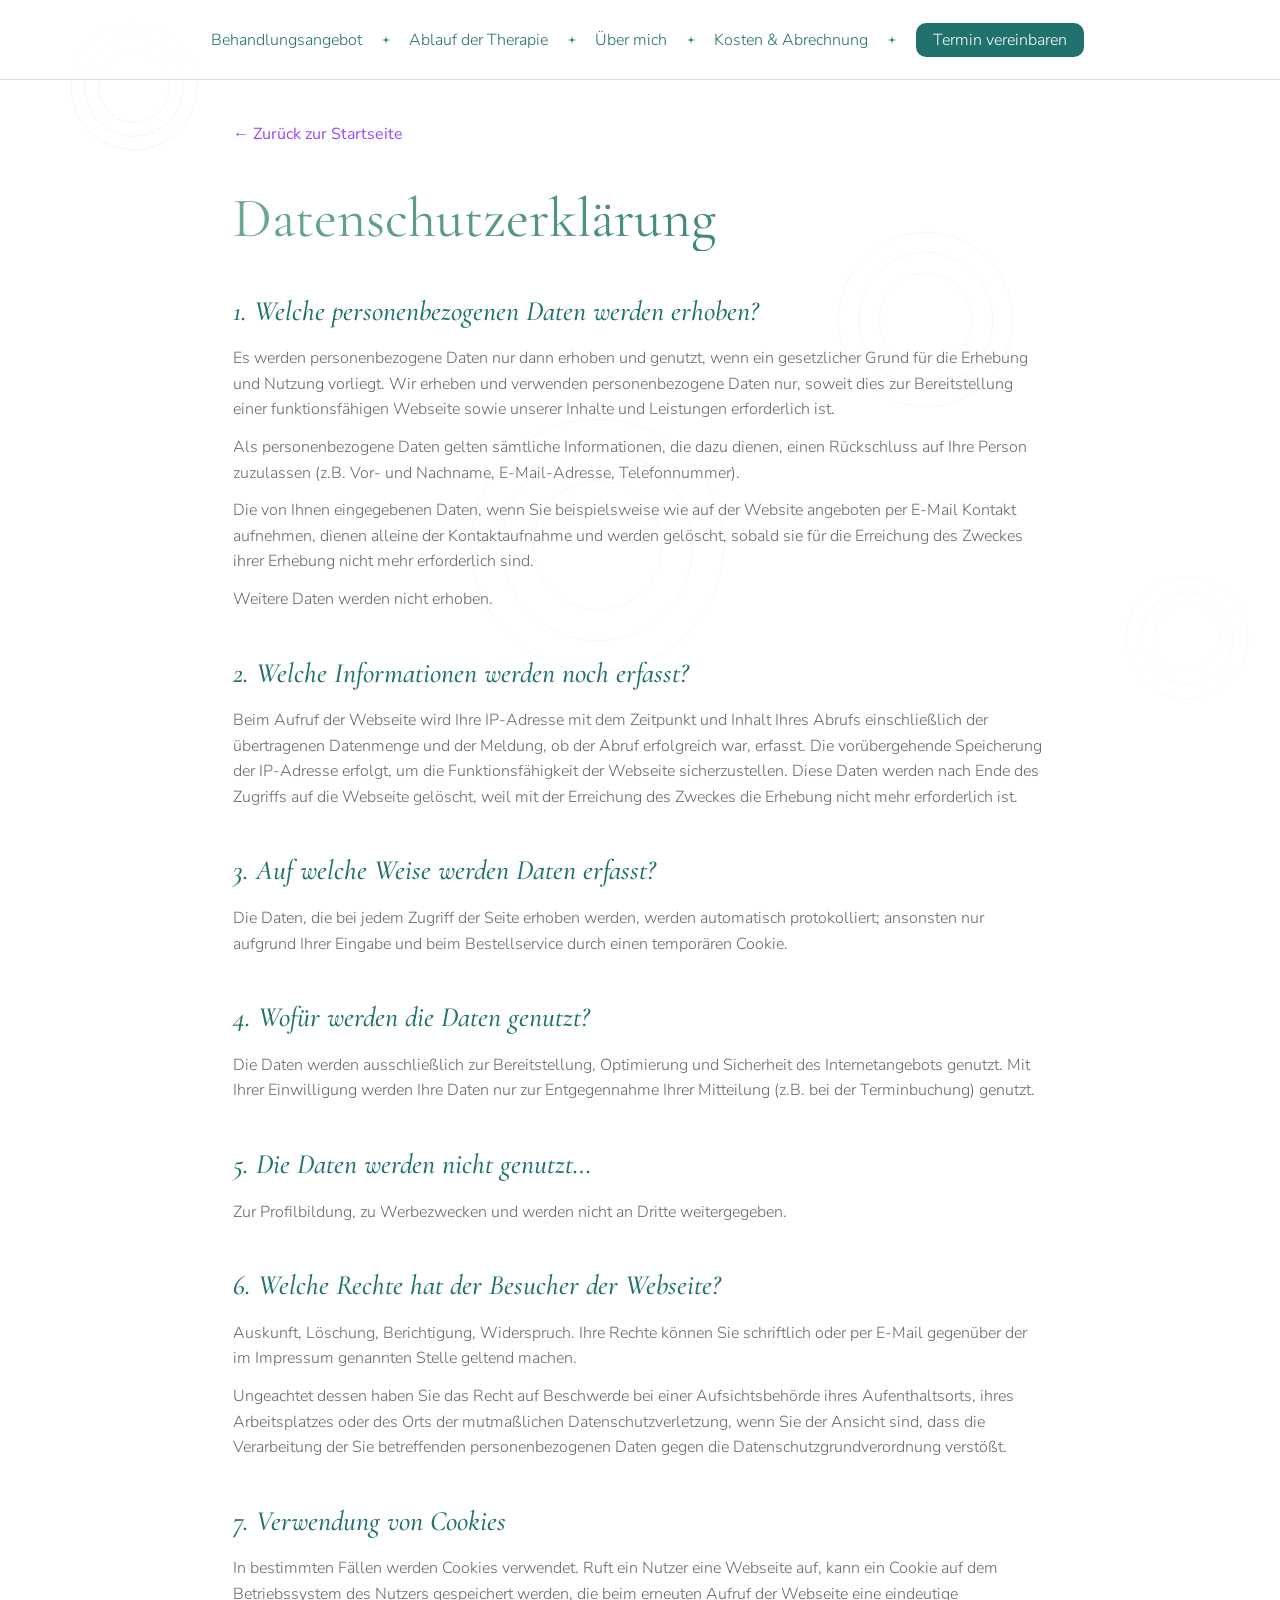
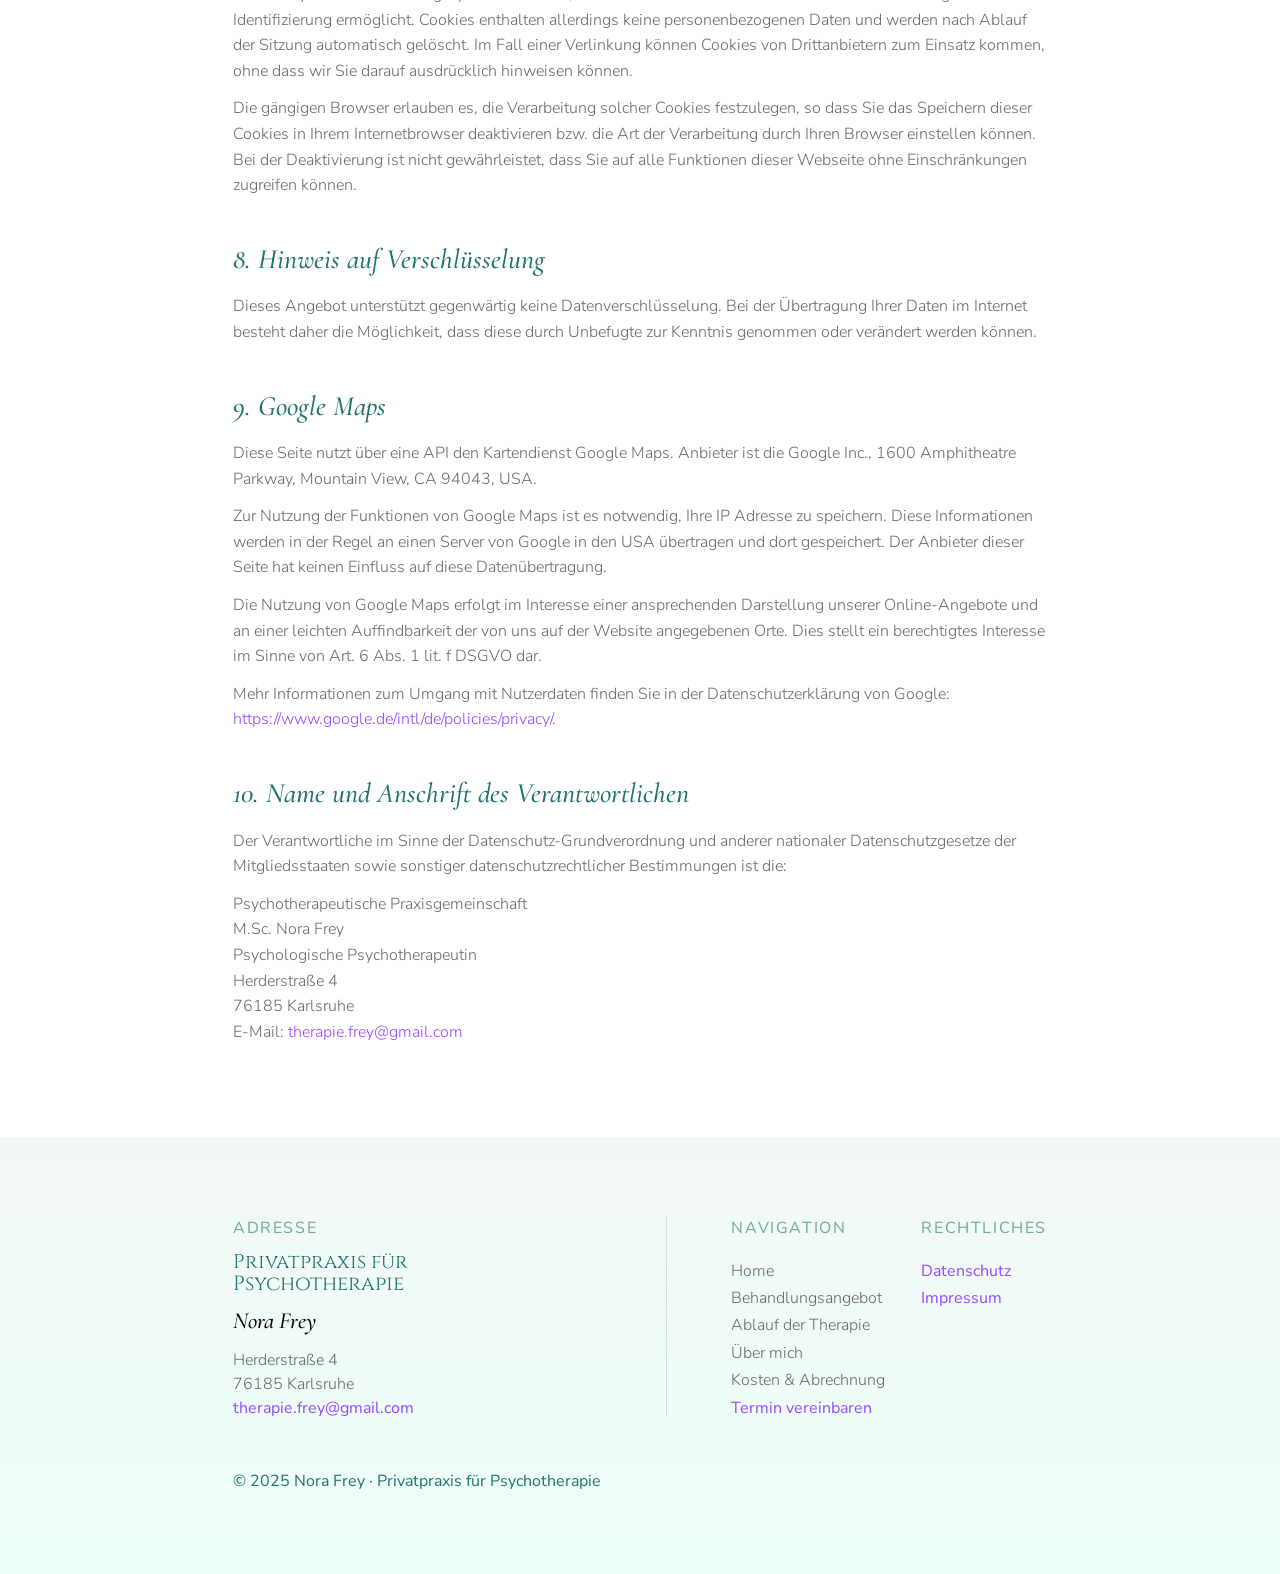
<file: datenschutz.html>
<!DOCTYPE html>
<html lang="de">
<head>
  <meta charset="UTF-8" />
  <meta name="viewport" content="width=device-width, initial-scale=1.0" />
  <title>Datenschutzerklärung – Privatpraxis für Psychotherapie Nora Frey</title>
  <meta name="description" content="Datenschutzerklärung der Privatpraxis für Psychotherapie Nora Frey in Karlsruhe." />

  <!-- Google Fonts -->
  <link rel="preconnect" href="https://fonts.googleapis.com" />
  <link rel="preconnect" href="https://fonts.gstatic.com" crossorigin />
  <link href="https://fonts.googleapis.com/css2?family=Cinzel&family=Cormorant+Garamond:ital,wght@0,500;1,500&family=Nunito+Sans:wght@300;400&display=swap" rel="stylesheet" />

  <!-- Styles -->
  <link rel="stylesheet" href="css/main.css" />
  <link rel="stylesheet" href="css/components.css" />
  <link rel="stylesheet" href="css/hero.css" />
  <link rel="stylesheet" href="css/sections.css" />
  <style>
    .legal-page {
      max-width: 860px;
      margin: 0 auto;
      padding: 120px 23px 80px;
    }
    .legal-page h1 {
      font-family: var(--font-serif);
      font-weight: 400;
      font-size: 56px;
      line-height: 1.15;
      background: linear-gradient(-54.5deg, var(--brand-main), var(--brand-secondary));
      -webkit-background-clip: text;
      -webkit-text-fill-color: transparent;
      background-clip: text;
      color: transparent;
      margin-bottom: 30px;
    }
    .legal-page h2 {
      font-family: var(--font-serif);
      font-style: italic;
      font-weight: 500;
      font-size: 28px;
      color: var(--brand-main);
      margin-top: 40px;
      margin-bottom: 15px;
    }
    .legal-page h3 {
      font-family: var(--font-sans);
      font-weight: 400;
      font-size: 18px;
      color: var(--brand-main);
      margin-top: 25px;
      margin-bottom: 8px;
    }
    .legal-page p {
      font-family: var(--font-sans);
      font-weight: 300;
      font-size: 16px;
      line-height: 1.6;
      color: var(--brand-text);
      margin-bottom: 12px;
    }
    .legal-page a {
      color: var(--brand-purple-links);
    }
    .legal-back {
      display: inline-flex;
      align-items: center;
      gap: 8px;
      font-family: var(--font-sans);
      font-weight: 400;
      font-size: 16px;
      color: var(--brand-main);
      margin-bottom: 40px;
    }
    .legal-back:hover {
      color: var(--brand-purple-links);
    }
    @media (max-width: 880px) {
      .legal-page h1 { font-size: 48px; }
    }
    @media (max-width: 700px) {
      .legal-page {
        padding: 100px 17px 60px;
      }
      .legal-page h1 {
        font-size: 40px;
        background: linear-gradient(-66.5deg, var(--brand-main), var(--brand-secondary));
        -webkit-background-clip: text;
        background-clip: text;
      }
      .legal-page h2 { font-size: 24px; }
      .legal-page p { font-size: 15px; }
    }
  </style>
</head>
<body>

  <!-- ===== NAVIGATION ===== -->
  <nav id="main-nav" class="main-nav" role="navigation" aria-label="Hauptnavigation">
    <a href="index.html" class="logo-nav" aria-label="Zurück zur Startseite">
      <span class="logo-nav__title">
        <span class="heading-gradient">Privatpraxis für</span>
        <span class="heading-gradient">Psychotherapie</span>
      </span>
      <span class="logo-nav__divider" aria-hidden="true"></span>
      <span class="logo-nav__name">Nora Frey</span>
    </a>

    <span class="nav-spark" aria-hidden="true"><svg width="8" height="8" viewBox="0 0 8 8" fill="none" xmlns="http://www.w3.org/2000/svg"><path d="M4 0L4.7 3.3L8 4L4.7 4.7L4 8L3.3 4.7L0 4L3.3 3.3L4 0Z" fill="#20726d"/></svg></span>

    <div class="nav-links" role="list">
      <a href="index.html#behandlung" class="nav-btn" role="listitem">Behandlungsangebot</a>
      <span class="spark" aria-hidden="true"><svg width="8" height="8" viewBox="0 0 8 8" fill="none"><path d="M4 0L4.7 3.3L8 4L4.7 4.7L4 8L3.3 4.7L0 4L3.3 3.3L4 0Z" fill="#20726d"/></svg></span>
      <a href="index.html#ablauf" class="nav-btn" role="listitem">Ablauf der Therapie</a>
      <span class="spark" aria-hidden="true"><svg width="8" height="8" viewBox="0 0 8 8" fill="none"><path d="M4 0L4.7 3.3L8 4L4.7 4.7L4 8L3.3 4.7L0 4L3.3 3.3L4 0Z" fill="#20726d"/></svg></span>
      <a href="index.html#ueber-mich" class="nav-btn" role="listitem">Über mich</a>
      <span class="spark" aria-hidden="true"><svg width="8" height="8" viewBox="0 0 8 8" fill="none"><path d="M4 0L4.7 3.3L8 4L4.7 4.7L4 8L3.3 4.7L0 4L3.3 3.3L4 0Z" fill="#20726d"/></svg></span>
      <a href="index.html#kosten" class="nav-btn" role="listitem">Kosten &amp; Abrechnung</a>
      <span class="spark" aria-hidden="true"><svg width="8" height="8" viewBox="0 0 8 8" fill="none"><path d="M4 0L4.7 3.3L8 4L4.7 4.7L4 8L3.3 4.7L0 4L3.3 3.3L4 0Z" fill="#20726d"/></svg></span>
    </div>

    <a href="index.html#kontakt" class="btn btn-small">Termin vereinbaren</a>

    <button class="burger-btn" aria-label="Menü öffnen" aria-expanded="false" aria-controls="nav-overlay">
      <span class="burger-line burger-line-top"></span>
      <span class="burger-line burger-line-mid"></span>
      <span class="burger-line burger-line-bot"></span>
    </button>
  </nav>

  <!-- ===== NAV OVERLAY ===== -->
  <div id="nav-overlay" class="nav-overlay" aria-hidden="true" role="dialog" aria-label="Mobilmenü">
    <nav class="nav-overlay__inner">
      <a href="index.html#behandlung" class="burger-nav-btn">Behandlungsangebot</a>
      <a href="index.html#ablauf" class="burger-nav-btn">Ablauf der Therapie</a>
      <a href="index.html#ueber-mich" class="burger-nav-btn">Über mich</a>
      <a href="index.html#kosten" class="burger-nav-btn">Kosten &amp; Abrechnung</a>
      <a href="index.html#kontakt" class="burger-nav-btn">Termin vereinbaren</a>
      <div class="nav-overlay__legal">
        <a href="datenschutz.html" class="burger-nav-btn burger-nav-btn--legal">Datenschutz</a>
        <a href="impressum.html" class="burger-nav-btn burger-nav-btn--legal">Impressum</a>
      </div>
    </nav>
  </div>

  <!-- ===== CONTENT ===== -->
  <main class="legal-page">
    <a href="index.html" class="legal-back">← Zurück zur Startseite</a>

    <h1>Datenschutzerklärung</h1>

    <h2>1. Welche personenbezogenen Daten werden erhoben?</h2>
    <p>Es werden personenbezogene Daten nur dann erhoben und genutzt, wenn ein gesetzlicher Grund für die Erhebung und Nutzung vorliegt. Wir erheben und verwenden personenbezogene Daten nur, soweit dies zur Bereitstellung einer funktionsfähigen Webseite sowie unserer Inhalte und Leistungen erforderlich ist.</p>
    <p>Als personenbezogene Daten gelten sämtliche Informationen, die dazu dienen, einen Rückschluss auf Ihre Person zuzulassen (z.B. Vor- und Nachname, E-Mail-Adresse, Telefonnummer).</p>
    <p>Die von Ihnen eingegebenen Daten, wenn Sie beispielsweise wie auf der Website angeboten per E-Mail Kontakt aufnehmen, dienen alleine der Kontaktaufnahme und werden gelöscht, sobald sie für die Erreichung des Zweckes ihrer Erhebung nicht mehr erforderlich sind.</p>
    <p>Weitere Daten werden nicht erhoben.</p>

    <h2>2. Welche Informationen werden noch erfasst?</h2>
    <p>Beim Aufruf der Webseite wird Ihre IP-Adresse mit dem Zeitpunkt und Inhalt Ihres Abrufs einschließlich der übertragenen Datenmenge und der Meldung, ob der Abruf erfolgreich war, erfasst. Die vorübergehende Speicherung der IP-Adresse erfolgt, um die Funktionsfähigkeit der Webseite sicherzustellen. Diese Daten werden nach Ende des Zugriffs auf die Webseite gelöscht, weil mit der Erreichung des Zweckes die Erhebung nicht mehr erforderlich ist.</p>

    <h2>3. Auf welche Weise werden Daten erfasst?</h2>
    <p>Die Daten, die bei jedem Zugriff der Seite erhoben werden, werden automatisch protokolliert; ansonsten nur aufgrund Ihrer Eingabe und beim Bestellservice durch einen temporären Cookie.</p>

    <h2>4. Wofür werden die Daten genutzt?</h2>
    <p>Die Daten werden ausschließlich zur Bereitstellung, Optimierung und Sicherheit des Internetangebots genutzt. Mit Ihrer Einwilligung werden Ihre Daten nur zur Entgegennahme Ihrer Mitteilung (z.B. bei der Terminbuchung) genutzt.</p>

    <h2>5. Die Daten werden nicht genutzt…</h2>
    <p>Zur Profilbildung, zu Werbezwecken und werden nicht an Dritte weitergegeben.</p>

    <h2>6. Welche Rechte hat der Besucher der Webseite?</h2>
    <p>Auskunft, Löschung, Berichtigung, Widerspruch. Ihre Rechte können Sie schriftlich oder per E-Mail gegenüber der im Impressum genannten Stelle geltend machen.</p>
    <p>Ungeachtet dessen haben Sie das Recht auf Beschwerde bei einer Aufsichtsbehörde ihres Aufenthaltsorts, ihres Arbeitsplatzes oder des Orts der mutmaßlichen Datenschutzverletzung, wenn Sie der Ansicht sind, dass die Verarbeitung der Sie betreffenden personenbezogenen Daten gegen die Datenschutzgrundverordnung verstößt.</p>

    <h2>7. Verwendung von Cookies</h2>
    <p>In bestimmten Fällen werden Cookies verwendet. Ruft ein Nutzer eine Webseite auf, kann ein Cookie auf dem Betriebssystem des Nutzers gespeichert werden, die beim erneuten Aufruf der Webseite eine eindeutige Identifizierung ermöglicht. Cookies enthalten allerdings keine personenbezogenen Daten und werden nach Ablauf der Sitzung automatisch gelöscht. Im Fall einer Verlinkung können Cookies von Drittanbietern zum Einsatz kommen, ohne dass wir Sie darauf ausdrücklich hinweisen können.</p>
    <p>Die gängigen Browser erlauben es, die Verarbeitung solcher Cookies festzulegen, so dass Sie das Speichern dieser Cookies in Ihrem Internetbrowser deaktivieren bzw. die Art der Verarbeitung durch Ihren Browser einstellen können. Bei der Deaktivierung ist nicht gewährleistet, dass Sie auf alle Funktionen dieser Webseite ohne Einschränkungen zugreifen können.</p>

    <h2>8. Hinweis auf Verschlüsselung</h2>
    <p>Dieses Angebot unterstützt gegenwärtig keine Datenverschlüsselung. Bei der Übertragung Ihrer Daten im Internet besteht daher die Möglichkeit, dass diese durch Unbefugte zur Kenntnis genommen oder verändert werden können.</p>

    <h2>9. Google Maps</h2>
    <p>Diese Seite nutzt über eine API den Kartendienst Google Maps. Anbieter ist die Google Inc., 1600 Amphitheatre Parkway, Mountain View, CA 94043, USA.</p>
    <p>Zur Nutzung der Funktionen von Google Maps ist es notwendig, Ihre IP Adresse zu speichern. Diese Informationen werden in der Regel an einen Server von Google in den USA übertragen und dort gespeichert. Der Anbieter dieser Seite hat keinen Einfluss auf diese Datenübertragung.</p>
    <p>Die Nutzung von Google Maps erfolgt im Interesse einer ansprechenden Darstellung unserer Online-Angebote und an einer leichten Auffindbarkeit der von uns auf der Website angegebenen Orte. Dies stellt ein berechtigtes Interesse im Sinne von Art. 6 Abs. 1 lit. f DSGVO dar.</p>
    <p>Mehr Informationen zum Umgang mit Nutzerdaten finden Sie in der Datenschutzerklärung von Google: <a href="https://www.google.de/intl/de/policies/privacy/" target="_blank" rel="noopener">https://www.google.de/intl/de/policies/privacy/</a>.</p>

    <h2>10. Name und Anschrift des Verantwortlichen</h2>
    <p>Der Verantwortliche im Sinne der Datenschutz-Grundverordnung und anderer nationaler Datenschutzgesetze der Mitgliedsstaaten sowie sonstiger datenschutzrechtlicher Bestimmungen ist die:</p>
    <p>Psychotherapeutische Praxisgemeinschaft<br>
    M.Sc. Nora Frey<br>
    Psychologische Psychotherapeutin<br>
    Herderstraße 4<br>
    76185 Karlsruhe<br>
    E-Mail: <a href="mailto:therapie.frey@gmail.com">therapie.frey@gmail.com</a></p>
  </main>

  <!-- ===== FOOTER ===== -->
  <footer class="site-footer">
    <div class="footer-wrapper">
      <div class="footer-address">
        <div class="footer-address__info">
          <p class="footer-label">Adresse</p>
          <p class="footer-address__praxis">
            <span>Privatpraxis für</span>
            <span>Psychotherapie</span>
          </p>
          <p class="footer-address__name">Nora Frey</p>
          <div class="footer-address__details">
            <p>Herderstraße 4</p>
            <p>76185 Karlsruhe</p>
            <p><a href="mailto:therapie.frey@gmail.com">therapie.frey@gmail.com</a></p>
          </div>
        </div>
        <p class="footer-copyright">&copy; 2025 Nora Frey · Privatpraxis für Psychotherapie</p>
      </div>
      <div class="footer-line" aria-hidden="true"></div>
      <div class="footer-nav">
        <div class="footer-nav-col">
          <p class="footer-label">Navigation</p>
          <div>
            <a href="index.html">Home</a><br>
            <a href="index.html#behandlung">Behandlungsangebot</a><br>
            <a href="index.html#ablauf">Ablauf der Therapie</a><br>
            <a href="index.html#ueber-mich">Über mich</a><br>
            <a href="index.html#kosten">Kosten &amp; Abrechnung</a><br>
            <a href="index.html#kontakt" class="footer-link--highlight">Termin vereinbaren</a>
          </div>
        </div>
        <div class="footer-nav-col">
          <p class="footer-label">Rechtliches</p>
          <div>
            <a href="datenschutz.html" class="footer-link--highlight">Datenschutz</a><br>
            <a href="impressum.html" class="footer-link--highlight">Impressum</a>
          </div>
        </div>
      </div>
    </div>
  </footer>

  <script src="js/zen-circles.js"></script>
  <script>
    (function(){
      var nav = document.getElementById('main-nav');
      var overlay = document.getElementById('nav-overlay');
      var burgerBtn = document.querySelector('.burger-btn');
      if(nav){
        window.addEventListener('scroll',function(){
          nav.classList.toggle('main-nav--scrolled',window.scrollY>0);
        },{passive:true});
        nav.classList.toggle('main-nav--scrolled',window.scrollY>0);
      }
      function openNav(){
        overlay.classList.add('is-open');
        overlay.setAttribute('aria-hidden','false');
        burgerBtn.setAttribute('aria-expanded','true');
        var items=overlay.querySelectorAll('.burger-nav-btn');
        items.forEach(function(item,i){
          item.style.opacity='0';item.style.transform='translateX(50px)';item.style.transition='none';
          item.offsetHeight;
          item.style.transition='opacity 0.3s ease-out '+(i*60)+'ms, transform 0.3s ease-out '+(i*60)+'ms';
          requestAnimationFrame(function(){item.style.opacity='1';item.style.transform='translateX(0)';});
        });
      }
      function closeNav(){
        overlay.classList.remove('is-open');
        overlay.setAttribute('aria-hidden','true');
        burgerBtn.setAttribute('aria-expanded','false');
        setTimeout(function(){
          overlay.querySelectorAll('.burger-nav-btn').forEach(function(item){
            item.style.opacity='0';item.style.transform='translateX(50px)';item.style.transition='none';
          });
        },300);
      }
      if(burgerBtn&&overlay){
        burgerBtn.addEventListener('click',function(){
          var isOpen=burgerBtn.classList.toggle('burger--active');
          if(isOpen){burgerBtn.classList.add('was-active');openNav();}
          else{closeNav();}
        });
        overlay.querySelectorAll('a').forEach(function(l){l.addEventListener('click',function(){burgerBtn.classList.remove('burger--active');closeNav();});});
      }
    })();
  </script>
</body>
</html>
</file>
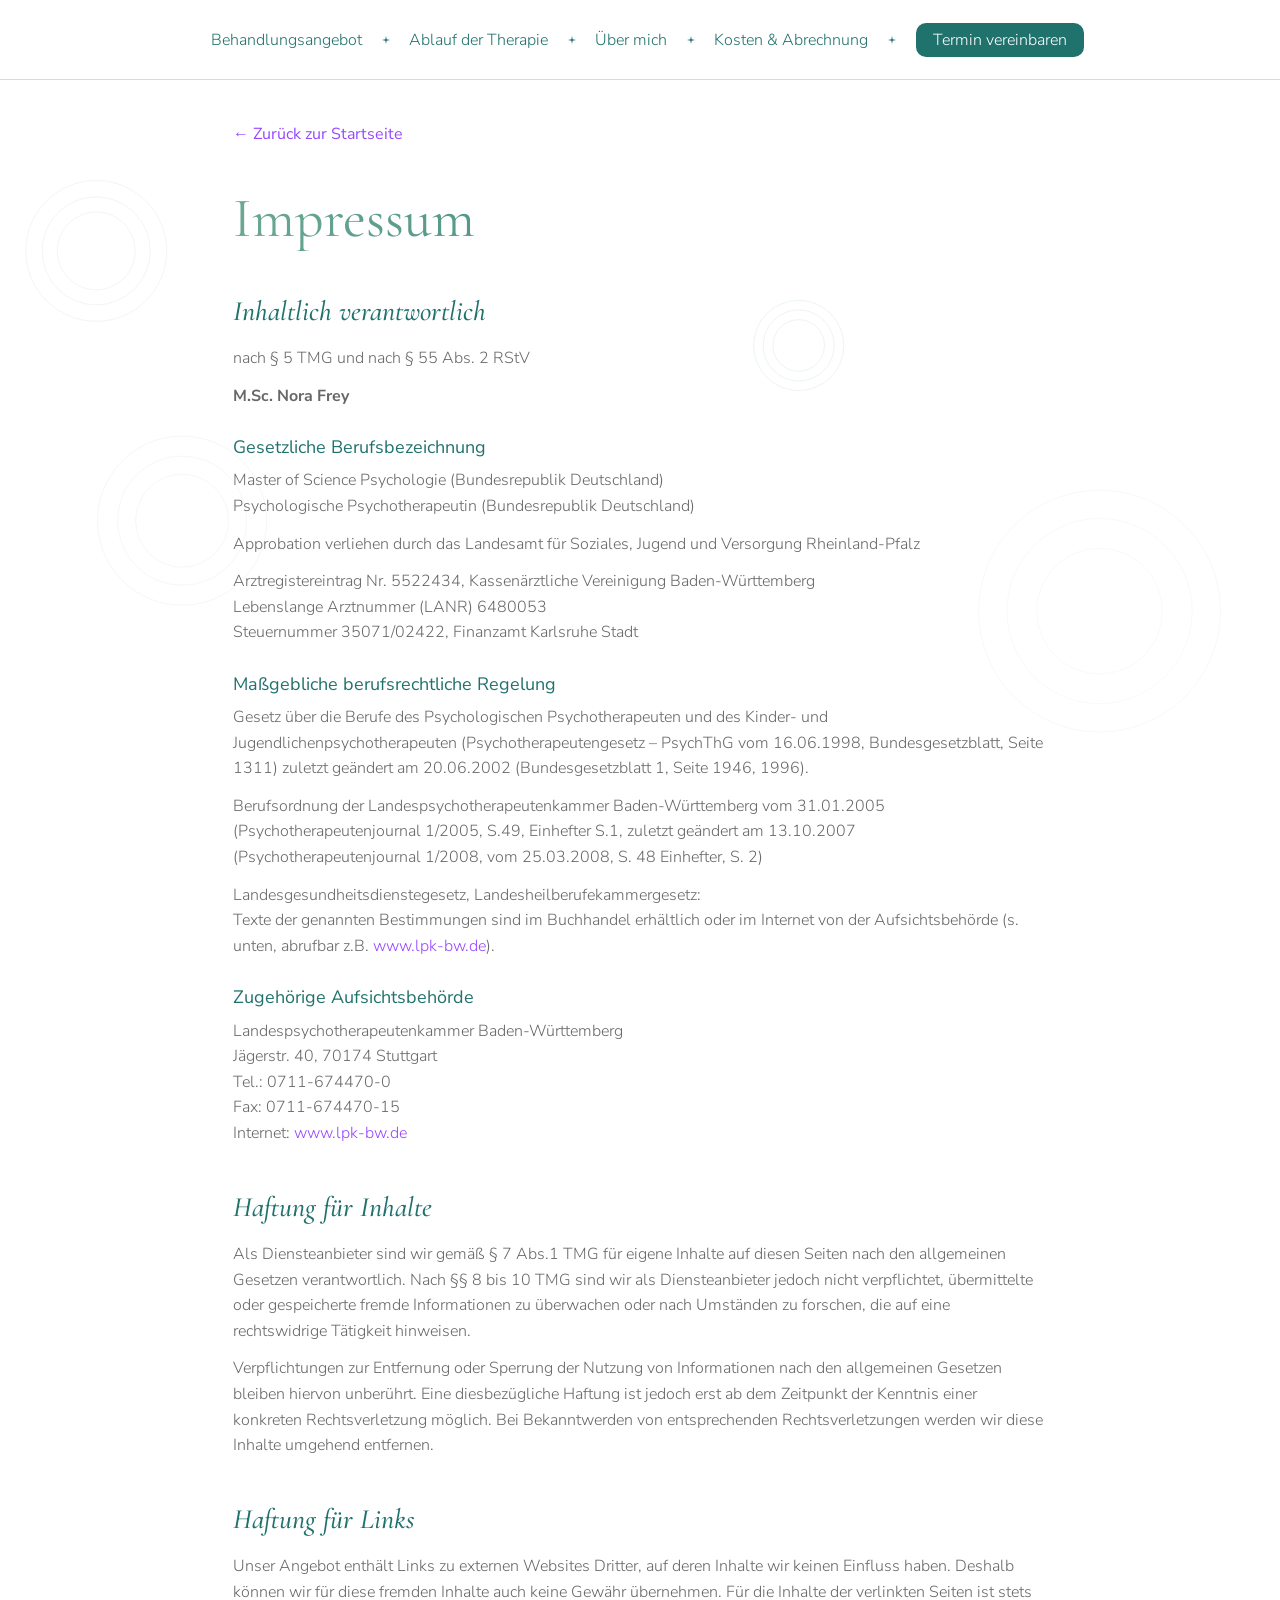
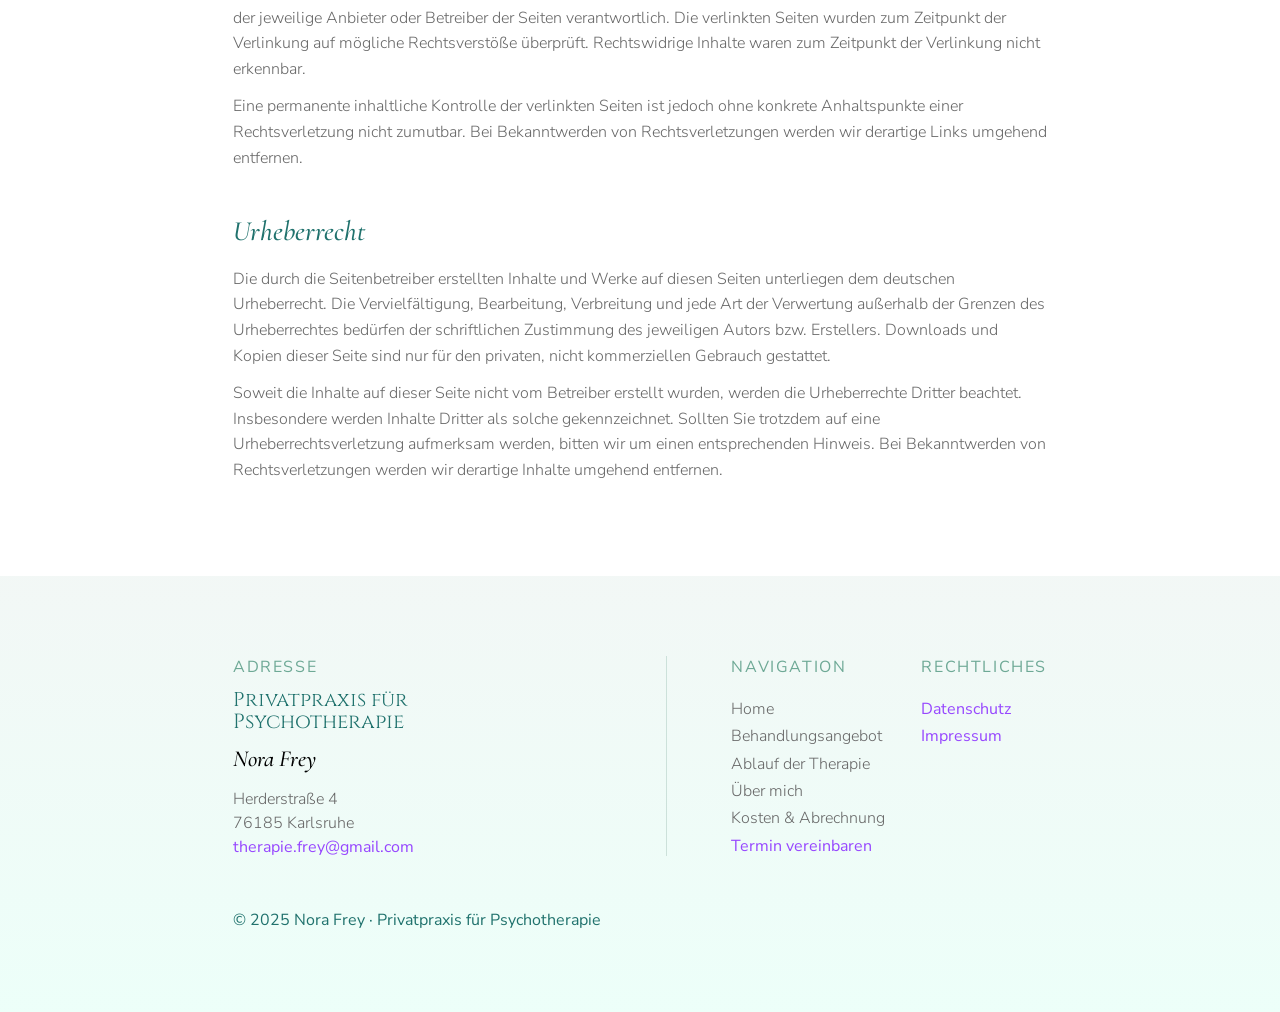
<file: impressum.html>
<!DOCTYPE html>
<html lang="de">
<head>
  <meta charset="UTF-8" />
  <meta name="viewport" content="width=device-width, initial-scale=1.0" />
  <title>Impressum – Privatpraxis für Psychotherapie Nora Frey</title>
  <meta name="description" content="Impressum der Privatpraxis für Psychotherapie Nora Frey in Karlsruhe." />

  <!-- Google Fonts -->
  <link rel="preconnect" href="https://fonts.googleapis.com" />
  <link rel="preconnect" href="https://fonts.gstatic.com" crossorigin />
  <link href="https://fonts.googleapis.com/css2?family=Cinzel&family=Cormorant+Garamond:ital,wght@0,500;1,500&family=Nunito+Sans:wght@300;400&display=swap" rel="stylesheet" />

  <!-- Styles -->
  <link rel="stylesheet" href="css/main.css" />
  <link rel="stylesheet" href="css/components.css" />
  <link rel="stylesheet" href="css/hero.css" />
  <link rel="stylesheet" href="css/sections.css" />
  <style>
    .legal-page {
      max-width: 860px;
      margin: 0 auto;
      padding: 120px 23px 80px;
    }
    .legal-page h1 {
      font-family: var(--font-serif);
      font-weight: 400;
      font-size: 56px;
      line-height: 1.15;
      background: linear-gradient(-54.5deg, var(--brand-main), var(--brand-secondary));
      -webkit-background-clip: text;
      -webkit-text-fill-color: transparent;
      background-clip: text;
      color: transparent;
      margin-bottom: 30px;
    }
    .legal-page h2 {
      font-family: var(--font-serif);
      font-style: italic;
      font-weight: 500;
      font-size: 28px;
      color: var(--brand-main);
      margin-top: 40px;
      margin-bottom: 15px;
    }
    .legal-page h3 {
      font-family: var(--font-sans);
      font-weight: 400;
      font-size: 18px;
      color: var(--brand-main);
      margin-top: 25px;
      margin-bottom: 8px;
    }
    .legal-page p {
      font-family: var(--font-sans);
      font-weight: 300;
      font-size: 16px;
      line-height: 1.6;
      color: var(--brand-text);
      margin-bottom: 12px;
    }
    .legal-page a {
      color: var(--brand-purple-links);
    }
    .legal-back {
      display: inline-flex;
      align-items: center;
      gap: 8px;
      font-family: var(--font-sans);
      font-weight: 400;
      font-size: 16px;
      color: var(--brand-main);
      margin-bottom: 40px;
    }
    .legal-back:hover {
      color: var(--brand-purple-links);
    }
    @media (max-width: 880px) {
      .legal-page h1 { font-size: 48px; }
    }
    @media (max-width: 700px) {
      .legal-page {
        padding: 100px 17px 60px;
      }
      .legal-page h1 {
        font-size: 40px;
        background: linear-gradient(-66.5deg, var(--brand-main), var(--brand-secondary));
        -webkit-background-clip: text;
        background-clip: text;
      }
      .legal-page h2 { font-size: 24px; }
      .legal-page p { font-size: 15px; }
    }
  </style>
</head>
<body>

  <!-- ===== NAVIGATION ===== -->
  <nav id="main-nav" class="main-nav" role="navigation" aria-label="Hauptnavigation">
    <a href="index.html" class="logo-nav" aria-label="Zurück zur Startseite">
      <span class="logo-nav__title">
        <span class="heading-gradient">Privatpraxis für</span>
        <span class="heading-gradient">Psychotherapie</span>
      </span>
      <span class="logo-nav__divider" aria-hidden="true"></span>
      <span class="logo-nav__name">Nora Frey</span>
    </a>

    <span class="nav-spark" aria-hidden="true"><svg width="8" height="8" viewBox="0 0 8 8" fill="none" xmlns="http://www.w3.org/2000/svg"><path d="M4 0L4.7 3.3L8 4L4.7 4.7L4 8L3.3 4.7L0 4L3.3 3.3L4 0Z" fill="#20726d"/></svg></span>

    <div class="nav-links" role="list">
      <a href="index.html#behandlung" class="nav-btn" role="listitem">Behandlungsangebot</a>
      <span class="spark" aria-hidden="true"><svg width="8" height="8" viewBox="0 0 8 8" fill="none"><path d="M4 0L4.7 3.3L8 4L4.7 4.7L4 8L3.3 4.7L0 4L3.3 3.3L4 0Z" fill="#20726d"/></svg></span>
      <a href="index.html#ablauf" class="nav-btn" role="listitem">Ablauf der Therapie</a>
      <span class="spark" aria-hidden="true"><svg width="8" height="8" viewBox="0 0 8 8" fill="none"><path d="M4 0L4.7 3.3L8 4L4.7 4.7L4 8L3.3 4.7L0 4L3.3 3.3L4 0Z" fill="#20726d"/></svg></span>
      <a href="index.html#ueber-mich" class="nav-btn" role="listitem">Über mich</a>
      <span class="spark" aria-hidden="true"><svg width="8" height="8" viewBox="0 0 8 8" fill="none"><path d="M4 0L4.7 3.3L8 4L4.7 4.7L4 8L3.3 4.7L0 4L3.3 3.3L4 0Z" fill="#20726d"/></svg></span>
      <a href="index.html#kosten" class="nav-btn" role="listitem">Kosten &amp; Abrechnung</a>
      <span class="spark" aria-hidden="true"><svg width="8" height="8" viewBox="0 0 8 8" fill="none"><path d="M4 0L4.7 3.3L8 4L4.7 4.7L4 8L3.3 4.7L0 4L3.3 3.3L4 0Z" fill="#20726d"/></svg></span>
    </div>

    <a href="index.html#kontakt" class="btn btn-small">Termin vereinbaren</a>

    <button class="burger-btn" aria-label="Menü öffnen" aria-expanded="false" aria-controls="nav-overlay">
      <span class="burger-line burger-line-top"></span>
      <span class="burger-line burger-line-mid"></span>
      <span class="burger-line burger-line-bot"></span>
    </button>
  </nav>

  <!-- ===== NAV OVERLAY ===== -->
  <div id="nav-overlay" class="nav-overlay" aria-hidden="true" role="dialog" aria-label="Mobilmenü">
    <nav class="nav-overlay__inner">
      <a href="index.html#behandlung" class="burger-nav-btn">Behandlungsangebot</a>
      <a href="index.html#ablauf" class="burger-nav-btn">Ablauf der Therapie</a>
      <a href="index.html#ueber-mich" class="burger-nav-btn">Über mich</a>
      <a href="index.html#kosten" class="burger-nav-btn">Kosten &amp; Abrechnung</a>
      <a href="index.html#kontakt" class="burger-nav-btn">Termin vereinbaren</a>
      <div class="nav-overlay__legal">
        <a href="datenschutz.html" class="burger-nav-btn burger-nav-btn--legal">Datenschutz</a>
        <a href="impressum.html" class="burger-nav-btn burger-nav-btn--legal">Impressum</a>
      </div>
    </nav>
  </div>

  <!-- ===== CONTENT ===== -->
  <main class="legal-page">
    <a href="index.html" class="legal-back">← Zurück zur Startseite</a>

    <h1>Impressum</h1>

    <h2>Inhaltlich verantwortlich</h2>
    <p>nach § 5 TMG und nach § 55 Abs. 2 RStV</p>
    <p><strong>M.Sc. Nora Frey</strong></p>

    <h3>Gesetzliche Berufsbezeichnung</h3>
    <p>Master of Science Psychologie (Bundesrepublik Deutschland)<br>
    Psychologische Psychotherapeutin (Bundesrepublik Deutschland)</p>
    <p>Approbation verliehen durch das Landesamt für Soziales, Jugend und Versorgung Rheinland-Pfalz</p>
    <p>Arztregistereintrag Nr. 5522434, Kassenärztliche Vereinigung Baden-Württemberg<br>
    Lebenslange Arztnummer (LANR) 6480053<br>
    Steuernummer 35071/02422, Finanzamt Karlsruhe Stadt</p>

    <h3>Maßgebliche berufsrechtliche Regelung</h3>
    <p>Gesetz über die Berufe des Psychologischen Psychotherapeuten und des Kinder- und Jugendlichenpsychotherapeuten (Psychotherapeutengesetz – PsychThG vom 16.06.1998, Bundesgesetzblatt, Seite 1311) zuletzt geändert am 20.06.2002 (Bundesgesetzblatt 1, Seite 1946, 1996).</p>
    <p>Berufsordnung der Landespsychotherapeutenkammer Baden-Württemberg vom 31.01.2005 (Psychotherapeutenjournal 1/2005, S.49, Einhefter S.1, zuletzt geändert am 13.10.2007 (Psychotherapeutenjournal 1/2008, vom 25.03.2008, S. 48 Einhefter, S. 2)</p>
    <p>Landesgesundheitsdienstegesetz, Landesheilberufekammergesetz:<br>
    Texte der genannten Bestimmungen sind im Buchhandel erhältlich oder im Internet von der Aufsichtsbehörde (s. unten, abrufbar z.B. <a href="https://www.lpk-bw.de" target="_blank" rel="noopener">www.lpk-bw.de</a>).</p>

    <h3>Zugehörige Aufsichtsbehörde</h3>
    <p>Landespsychotherapeutenkammer Baden-Württemberg<br>
    Jägerstr. 40, 70174 Stuttgart<br>
    Tel.: 0711-674470-0<br>
    Fax: 0711-674470-15<br>
    Internet: <a href="https://www.lpk-bw.de" target="_blank" rel="noopener">www.lpk-bw.de</a></p>

    <h2>Haftung für Inhalte</h2>
    <p>Als Diensteanbieter sind wir gemäß § 7 Abs.1 TMG für eigene Inhalte auf diesen Seiten nach den allgemeinen Gesetzen verantwortlich. Nach §§ 8 bis 10 TMG sind wir als Diensteanbieter jedoch nicht verpflichtet, übermittelte oder gespeicherte fremde Informationen zu überwachen oder nach Umständen zu forschen, die auf eine rechtswidrige Tätigkeit hinweisen.</p>
    <p>Verpflichtungen zur Entfernung oder Sperrung der Nutzung von Informationen nach den allgemeinen Gesetzen bleiben hiervon unberührt. Eine diesbezügliche Haftung ist jedoch erst ab dem Zeitpunkt der Kenntnis einer konkreten Rechtsverletzung möglich. Bei Bekanntwerden von entsprechenden Rechtsverletzungen werden wir diese Inhalte umgehend entfernen.</p>

    <h2>Haftung für Links</h2>
    <p>Unser Angebot enthält Links zu externen Websites Dritter, auf deren Inhalte wir keinen Einfluss haben. Deshalb können wir für diese fremden Inhalte auch keine Gewähr übernehmen. Für die Inhalte der verlinkten Seiten ist stets der jeweilige Anbieter oder Betreiber der Seiten verantwortlich. Die verlinkten Seiten wurden zum Zeitpunkt der Verlinkung auf mögliche Rechtsverstöße überprüft. Rechtswidrige Inhalte waren zum Zeitpunkt der Verlinkung nicht erkennbar.</p>
    <p>Eine permanente inhaltliche Kontrolle der verlinkten Seiten ist jedoch ohne konkrete Anhaltspunkte einer Rechtsverletzung nicht zumutbar. Bei Bekanntwerden von Rechtsverletzungen werden wir derartige Links umgehend entfernen.</p>

    <h2>Urheberrecht</h2>
    <p>Die durch die Seitenbetreiber erstellten Inhalte und Werke auf diesen Seiten unterliegen dem deutschen Urheberrecht. Die Vervielfältigung, Bearbeitung, Verbreitung und jede Art der Verwertung außerhalb der Grenzen des Urheberrechtes bedürfen der schriftlichen Zustimmung des jeweiligen Autors bzw. Erstellers. Downloads und Kopien dieser Seite sind nur für den privaten, nicht kommerziellen Gebrauch gestattet.</p>
    <p>Soweit die Inhalte auf dieser Seite nicht vom Betreiber erstellt wurden, werden die Urheberrechte Dritter beachtet. Insbesondere werden Inhalte Dritter als solche gekennzeichnet. Sollten Sie trotzdem auf eine Urheberrechtsverletzung aufmerksam werden, bitten wir um einen entsprechenden Hinweis. Bei Bekanntwerden von Rechtsverletzungen werden wir derartige Inhalte umgehend entfernen.</p>
  </main>

  <!-- ===== FOOTER ===== -->
  <footer class="site-footer">
    <div class="footer-wrapper">
      <div class="footer-address">
        <div class="footer-address__info">
          <p class="footer-label">Adresse</p>
          <p class="footer-address__praxis">
            <span>Privatpraxis für</span>
            <span>Psychotherapie</span>
          </p>
          <p class="footer-address__name">Nora Frey</p>
          <div class="footer-address__details">
            <p>Herderstraße 4</p>
            <p>76185 Karlsruhe</p>
            <p><a href="mailto:therapie.frey@gmail.com">therapie.frey@gmail.com</a></p>
          </div>
        </div>
        <p class="footer-copyright">&copy; 2025 Nora Frey · Privatpraxis für Psychotherapie</p>
      </div>
      <div class="footer-line" aria-hidden="true"></div>
      <div class="footer-nav">
        <div class="footer-nav-col">
          <p class="footer-label">Navigation</p>
          <div>
            <a href="index.html">Home</a><br>
            <a href="index.html#behandlung">Behandlungsangebot</a><br>
            <a href="index.html#ablauf">Ablauf der Therapie</a><br>
            <a href="index.html#ueber-mich">Über mich</a><br>
            <a href="index.html#kosten">Kosten &amp; Abrechnung</a><br>
            <a href="index.html#kontakt" class="footer-link--highlight">Termin vereinbaren</a>
          </div>
        </div>
        <div class="footer-nav-col">
          <p class="footer-label">Rechtliches</p>
          <div>
            <a href="datenschutz.html" class="footer-link--highlight">Datenschutz</a><br>
            <a href="impressum.html" class="footer-link--highlight">Impressum</a>
          </div>
        </div>
      </div>
    </div>
  </footer>

  <script src="js/zen-circles.js"></script>
  <script>
    (function(){
      var nav = document.getElementById('main-nav');
      var overlay = document.getElementById('nav-overlay');
      var burgerBtn = document.querySelector('.burger-btn');
      if(nav){
        window.addEventListener('scroll',function(){
          nav.classList.toggle('main-nav--scrolled',window.scrollY>0);
        },{passive:true});
        nav.classList.toggle('main-nav--scrolled',window.scrollY>0);
      }
      function openNav(){
        overlay.classList.add('is-open');
        overlay.setAttribute('aria-hidden','false');
        burgerBtn.setAttribute('aria-expanded','true');
        var items=overlay.querySelectorAll('.burger-nav-btn');
        items.forEach(function(item,i){
          item.style.opacity='0';item.style.transform='translateX(50px)';item.style.transition='none';
          item.offsetHeight;
          item.style.transition='opacity 0.3s ease-out '+(i*60)+'ms, transform 0.3s ease-out '+(i*60)+'ms';
          requestAnimationFrame(function(){item.style.opacity='1';item.style.transform='translateX(0)';});
        });
      }
      function closeNav(){
        overlay.classList.remove('is-open');
        overlay.setAttribute('aria-hidden','true');
        burgerBtn.setAttribute('aria-expanded','false');
        setTimeout(function(){
          overlay.querySelectorAll('.burger-nav-btn').forEach(function(item){
            item.style.opacity='0';item.style.transform='translateX(50px)';item.style.transition='none';
          });
        },300);
      }
      if(burgerBtn&&overlay){
        burgerBtn.addEventListener('click',function(){
          var isOpen=burgerBtn.classList.toggle('burger--active');
          if(isOpen){burgerBtn.classList.add('was-active');openNav();}
          else{closeNav();}
        });
        overlay.querySelectorAll('a').forEach(function(l){l.addEventListener('click',function(){burgerBtn.classList.remove('burger--active');closeNav();});});
      }
    })();
  </script>
</body>
</html>
</file>
<file: css/main.css>
/* ============================================================
   MAIN.CSS – Design Tokens, Reset, Typografie, Utilities
   ============================================================ */

/* ---- Design Tokens ---- */
:root {
  --brand-main:           #20726d;
  --brand-secondary:      #6ea996;
  --brand-text:           #686868;
  --brand-grey:           #cce1da;
  --brand-purple-links:   #9747ff;
  --brand-white:          #ffffff;
  --brand-white-alpha80:  rgba(255, 255, 255, 0.8);
  --brand-grey-alpha25:   rgba(204, 225, 218, 0.25);
  --brand-grey-alpha50:   rgba(204, 225, 218, 0.5);
  --brand-black:          #000000;
  --brand-light-text:     #c0d5ce;

  --gradient-heading: linear-gradient(-75deg, var(--brand-main), var(--brand-secondary));

  --font-display:   'Cinzel', serif;
  --font-serif:     'Cormorant Garamond', serif;
  --font-sans:      'Nunito Sans', sans-serif;
}

/* ---- Zen Circle Canvas ---- */
#zen-canvas {
  position: fixed;
  top: 0;
  left: 0;
  width: 100%;
  height: 120vh; /* iOS Safari: cover area behind transparent toolbar */
  pointer-events: none;
  z-index: -1;
}


/* ---- CSS Reset ---- */
*,
*::before,
*::after {
  box-sizing: border-box;
  margin: 0;
  padding: 0;
}

html {
  /* scroll-behavior handled by JS for custom duration */
  scroll-padding-top: 100px;
}

@media (max-width: 700px) {
  html {
    scroll-padding-top: 80px;
  }
}

html {
  background-color: var(--brand-white);
}

body {
  font-family: var(--font-sans);
  font-weight: 300;
  font-size: 18px;
  line-height: 1.45;
  color: var(--brand-text);
  background-color: transparent; /* let zen circles show through from behind */
  -webkit-font-smoothing: antialiased;
}

img,
svg {
  display: block;
  max-width: 100%;
}

a {
  color: inherit;
  text-decoration: none;
}

button {
  cursor: pointer;
  border: none;
  background: none;
  font-family: inherit;
}

/* ---- Gradient Text Utility ---- */
.heading-gradient {
  background: var(--gradient-heading);
  -webkit-background-clip: text;
  -webkit-text-fill-color: transparent;
  background-clip: text;
  color: transparent;
}

/* Larger variant (used for Willkommen heading desktop) */
.heading-gradient-large {
  background: linear-gradient(-54.5deg, var(--brand-main), var(--brand-secondary));
  -webkit-background-clip: text;
  -webkit-text-fill-color: transparent;
  background-clip: text;
  color: transparent;
}

/* ---- SVG / Lottie stroke normalization ---- */
svg path[stroke],
svg circle[stroke],
svg ellipse[stroke],
svg line[stroke],
svg polyline[stroke],
svg polygon[stroke],
svg rect[stroke] {
  vector-effect: non-scaling-stroke;
  stroke-width: 1px;
}

/* ---- Accessibility ---- */
.sr-only {
  position: absolute;
  width: 1px;
  height: 1px;
  padding: 0;
  margin: -1px;
  overflow: hidden;
  clip: rect(0, 0, 0, 0);
  white-space: nowrap;
  border: 0;
}
</file>
<file: css/components.css>
/* ============================================================
   COMPONENTS.CSS – Buttons, Burger
   ============================================================ */

/* ---- Button (Default) ---- */
.btn {
  display: inline-flex;
  align-items: center;
  justify-content: center;
  font-family: var(--font-sans);
  font-weight: 300;
  font-size: 18px;
  line-height: 1;
  padding: 13px 25px;
  border-radius: 13px;
  background-color: var(--brand-main);
  color: var(--brand-white);
  border: 1px solid transparent;
  transition: background-color 0.2s ease;
  white-space: nowrap;
  cursor: pointer;
}

.btn:hover {
  background-color: var(--brand-secondary);
}

.btn:active {
  background-color: var(--brand-purple-links);
}

/* Outline variant */
.btn--outline {
  background-color: transparent;
  border-color: var(--brand-main);
  color: var(--brand-main);
}

.btn--outline:hover {
  background-color: var(--brand-secondary);
  border-color: var(--brand-secondary);
  color: var(--brand-white);
}

.btn--outline:active {
  background-color: var(--brand-purple-links);
  border-color: var(--brand-purple-links);
  color: var(--brand-white);
}

/* ---- Button Small ---- */
.btn-small {
  display: inline-flex;
  align-items: center;
  justify-content: center;
  font-family: var(--font-sans);
  font-weight: 300;
  font-size: 16px;
  line-height: 1;
  padding: 8px 15px;
  border-radius: 10px;
  background-color: var(--brand-main);
  color: var(--brand-white);
  border: 1px solid transparent;
  width: 168px;
  transition: background-color 0.2s ease;
  cursor: pointer;
  white-space: nowrap;
}

.btn-small:hover {
  background-color: var(--brand-secondary);
}

.btn-small:active {
  background-color: var(--brand-purple-links);
}

/* ---- Nav Button ---- */
.nav-btn {
  display: inline-flex;
  align-items: center;
  justify-content: center;
  font-family: var(--font-sans);
  font-weight: 300;
  font-size: 16px;
  line-height: 1;
  height: 40px;
  padding: 0 15px;
  color: var(--brand-main);
  background: transparent;
  border: none;
  border-radius: 10px;
  transition: background-color 0.2s ease, color 0.2s ease;
  white-space: nowrap;
}

.nav-btn:hover,
.nav-btn.is-current {
  background-color: rgba(204, 225, 218, 0.25);
  color: var(--brand-main);
}

.nav-btn:active,
.nav-btn.active {
  background-color: var(--brand-purple-links);
  color: var(--brand-white);
}

/* ---- Spark ---- */
.spark {
  display: inline-flex;
  align-items: center;
  justify-content: center;
  flex-shrink: 0;
}

/* ---- Burger Button ---- */
.burger-btn {
  display: none; /* shown via hero.css at breakpoint */
  flex-direction: column;
  align-items: center;
  justify-content: center;
  gap: 8px;
  width: 50px;
  height: 50px;
  background: transparent;
  border: none;
  cursor: pointer;
  padding: 0;
}

.burger-line {
  display: block;
  width: 30px;
  height: 2px;
  background-color: var(--brand-main);
  border-radius: 2px;
  transform-origin: center center;
}

/* Close animation (only after user has opened once) */
.burger-btn.was-active .burger-line-top {
  animation: burgerTopClose 0.4s ease forwards;
}

.burger-btn.was-active:not(.burger--active) .burger-line-mid {
  opacity: 0;
  animation: burgerMidClose 0s 0.2s forwards;
}

.burger-btn.was-active .burger-line-bot {
  animation: burgerBotClose 0.4s ease forwards;
}

/* Burger → X */
.burger-btn.burger--active .burger-line-top {
  animation: burgerTopOpen 0.4s ease forwards;
}

.burger-btn.burger--active .burger-line-mid {
  animation: burgerMidOpen 0s 0.2s forwards;
}

@keyframes burgerMidOpen {
  from { opacity: 1; }
  to   { opacity: 0; }
}

.burger-btn.burger--active .burger-line-bot {
  animation: burgerBotOpen 0.4s ease forwards;
}

/* Open: move to center (0–50%), then rotate (50–100%) */
@keyframes burgerTopOpen {
  0%   { transform: translateY(0) rotate(0); }
  50%  { transform: translateY(10px) rotate(0); }
  100% { transform: translateY(10px) rotate(45deg); }
}

@keyframes burgerBotOpen {
  0%   { transform: translateY(0) rotate(0); }
  50%  { transform: translateY(-10px) rotate(0); }
  100% { transform: translateY(-10px) rotate(-45deg); }
}

@keyframes burgerMidClose {
  to { opacity: 1; }
}

/* Close: unrotate (0–50%), then move back (50–100%) */
@keyframes burgerTopClose {
  0%   { transform: translateY(10px) rotate(45deg); }
  50%  { transform: translateY(10px) rotate(0); }
  100% { transform: translateY(0) rotate(0); }
}

@keyframes burgerBotClose {
  0%   { transform: translateY(-10px) rotate(-45deg); }
  50%  { transform: translateY(-10px) rotate(0); }
  100% { transform: translateY(0) rotate(0); }
}
</file>
<file: css/hero.css>
/* ============================================================
   HERO.CSS – Navigation, Hero Section, Spacer, Willkommen
   ============================================================ */

/* ============================================================
   NAVIGATION
   ============================================================ */
.main-nav {
  position: fixed;
  top: 0;
  left: 0;
  right: 0;
  z-index: 100;
  height: 80px;
  display: flex;
  align-items: center;
  justify-content: center;
  gap: 0;
  background: var(--brand-white-alpha80);
  border-bottom: 1px solid var(--brand-grey);
  transition: box-shadow 0.4s ease, backdrop-filter 0.4s ease;
}

/* Spark between logo and nav-links: hidden until scroll */
.nav-spark {
  display: inline-flex;
  align-items: center;
  flex-shrink: 0;
  max-width: 0;
  opacity: 0;
  overflow: hidden;
  margin: 0;
  transition: max-width 0.5s ease-out, opacity 0.4s ease-out, margin 0.5s ease-out;
}

/* Logo: collapsed on desktop until scroll */
.logo-nav {
  display: flex;
  align-items: center;
  gap: 10px;
  max-width: 0;
  overflow: hidden;
  white-space: nowrap;
  opacity: 0;
  pointer-events: none;
  margin: 0;
  transition: max-width 0.5s ease-out, opacity 0.4s ease-out, margin 0.5s ease-out;
  text-decoration: none;
  flex-shrink: 0;
}

.logo-nav__title {
  display: flex;
  flex-direction: column;
  font-family: var(--font-display);
  line-height: 1.1;
}

.logo-nav__title span:first-child {
  font-size: 19px;
}

.logo-nav__title span:last-child {
  font-size: 19.5px;
}

/* Divider + name: mobile-only – hidden on desktop */
.logo-nav__divider {
  display: none;
  width: 1px;
  height: 30px;
  background: var(--brand-grey);
  flex-shrink: 0;
}

.logo-nav__name {
  display: none;
  font-family: var(--font-serif);
  font-style: italic;
  font-size: 23px;
  color: var(--brand-black);
  white-space: nowrap;
}

/* Scrolled state */
.main-nav--scrolled {
  backdrop-filter: blur(6.5px);
  -webkit-backdrop-filter: blur(6.5px);
  box-shadow: 0px 4px 23px 0px rgba(157, 186, 176, 0.23), 0px 24px 100px 0px rgba(218, 246, 237, 0.25);
}

.main-nav--scrolled .logo-nav {
  max-width: 280px;
  opacity: 1;
  pointer-events: auto;
  margin-right: 18px;
}

.main-nav--scrolled .nav-spark {
  max-width: 20px;
  opacity: 1;
  margin-right: 7px;
}

/* Nav Links */
.nav-links {
  display: flex;
  align-items: center;
  justify-content: space-between;
  width: 700px;
  flex-shrink: 0;
  margin-right: 20px;
}

/* ============================================================
   NAV OVERLAY (Mobile / Tablet)
   ============================================================ */
.nav-overlay {
  position: fixed;
  top: 70px;
  left: 0;
  right: 0;
  bottom: 0;
  z-index: 99;
  padding: 24px 17px 32px;
  opacity: 0;
  visibility: hidden;
  pointer-events: none;
  transition: opacity 0.3s ease, visibility 0.3s ease;
}

.nav-overlay::before {
  content: '';
  position: absolute;
  top: 0;
  left: 0;
  right: 0;
  bottom: -200px; /* extend past iOS Safari transparent toolbar */
  background: var(--brand-white-alpha80);
  backdrop-filter: blur(6.5px);
  -webkit-backdrop-filter: blur(6.5px);
  z-index: -1;
}

.nav-overlay.is-open {
  opacity: 1;
  visibility: visible;
  pointer-events: auto;
}

.nav-overlay__inner {
  display: flex;
  flex-direction: column;
  align-items: flex-end;
  gap: 10px;
}

.burger-nav-btn {
  display: block;
  font-family: var(--font-serif);
  font-weight: 500;
  font-style: italic;
  font-size: 36px;
  color: var(--brand-main);
  line-height: 1.2;
  opacity: 0;
  transform: translateX(50px);
  transition: color 0.2s ease;
}

.burger-nav-btn:hover {
  color: var(--brand-purple-links);
}

.burger-nav-btn--legal {
  font-size: 23px;
  color: var(--brand-purple-links);
}

.burger-nav-btn--legal:hover {
  opacity: 0.8;
}

.nav-overlay__legal {
  display: flex;
  flex-direction: column;
  align-items: flex-end;
  gap: 6px;
  margin-top: 8px;
}

/* ============================================================
   HERO SECTION
   ============================================================ */
.hero {
  position: relative;
  max-width: 860px;
  max-height: 600px;
  margin: 0 auto;
  padding: 100px 23px 60px;
  display: flex;
  flex-direction: row;
  justify-content: space-between;
  align-items: flex-start;
  gap: 40px;
}

/* Hero Text */
.hero-text {
  display: flex;
  flex-direction: column;
  padding-top: 140px;
  gap: 50px;
  flex: 1;
  min-width: 0;
}

/* Wrapper: h1 + subline together */
.hero-heading {
  display: flex;
  flex-direction: column;
  width: 467px;
}

/* H1 */
.hero-h1 {
  font-family: var(--font-display);
  font-weight: 400;
  line-height: 0; /* collapse outer container, spans control their own line-height */
  display: block;
  margin-bottom: 4px; /* spacing before subline */
}

.hero-h1 span {
  display: block;
  line-height: 1;
  margin-bottom: 4px;
}

.hero-h1 span:first-child {
  font-size: 54px;
}

.hero-h1 span:last-child {
  font-size: 55px;
}

/* Hero Subline */
.hero-subline {
  display: flex;
  flex-direction: row;
  align-items: center;
  gap: 19px;
}

.hero-subline__name {
  font-family: var(--font-serif);
  font-weight: 500;
  font-style: italic;
  font-size: 36px;
  color: var(--brand-black);
  line-height: 1;
}

.hero-subline__city {
  font-family: var(--font-serif);
  font-weight: 500;
  font-style: italic;
  font-size: 36px;
  color: var(--brand-secondary);
  line-height: 1;
}

/* Hero Buttons */
.hero-buttons {
  display: flex;
  flex-direction: row;
  align-items: center;
  gap: 20px;
  height: 51px;
}

/* Lottie Wrapper */
.lottie-wrapper {
  position: relative;
  width: 300px;
  height: 630px;
  flex-shrink: 0;
  overflow: visible;
}

#lottie-container {
  position: absolute;
  inset: 0;
  width: 100%;
  height: 100%;
}

#particle-canvas {
  position: absolute;
  width: 300px;
  height: 300px;
  top: calc(5% - 30px);
  left: 10px;
  pointer-events: none;
  z-index: -1;
}

/* ============================================================
   HERO SPACER (spacer_grey)
   ============================================================ */
.hero-spacer {
  display: flex;
  align-items: center;
  gap: 8px;
  width: 260px;
  height: 20px;
  margin: 40px auto;
}

/* Lines grow to fill space on each side of the sparks */
.hero-spacer::before,
.hero-spacer::after {
  content: '';
  flex: 1;
  height: 1px;
  background: var(--brand-grey);
}

.hero-spacer .spark {
  display: inline-flex;
  align-items: center;
  flex-shrink: 0;
}

/* ============================================================
   SECTION SPACER (reusable spacer_grey between sections)
   ============================================================ */
.section-spacer {
  display: flex;
  align-items: center;
  gap: 8px;
  width: 260px;
  height: 20px;
  margin: 80px auto;
}

.section-spacer::before,
.section-spacer::after {
  content: '';
  flex: 1;
  height: 1px;
  background: var(--brand-grey);
}

.section-spacer .spark {
  display: inline-flex;
  align-items: center;
  flex-shrink: 0;
}

/* ============================================================
   WILLKOMMEN SECTION
   ============================================================ */
.willkommen {
  max-width: 860px;
  margin: 0 auto;
  padding: 50px 23px 0;
  display: flex;
  flex-direction: column;
  gap: 20px;
}

.willkommen__heading {
  font-family: var(--font-serif);
  font-weight: 500;
  font-size: 56px;
  line-height: 1.15;
  background: linear-gradient(-54.5deg, var(--brand-main), var(--brand-secondary));
  -webkit-background-clip: text;
  -webkit-text-fill-color: transparent;
  background-clip: text;
  color: transparent;
}

.willkommen__body {
  font-family: var(--font-sans);
  font-weight: 300;
  font-size: 18px;
  line-height: 1.45;
  color: var(--brand-text);
}

/* ============================================================
   PAGE LOAD ANIMATIONS
   ============================================================ */
.anim-fade-in {
  opacity: 0;
  transform: translateY(20px);
  transition: opacity 0.7s ease-in-out, transform 0.7s ease-in-out;
}

.anim-fade-in.is-visible {
  opacity: 1;
  transform: translateY(0);
}

/* ============================================================
   TABLET BREAKPOINT (700px – 880px)
   ============================================================ */
@media (max-width: 880px) {
  .hero {
    padding: 90px 23px 60px;
    max-width: none;
    gap: 0px;
  }

  .hero-heading {
    width: auto;
  }

  .hero-text {
    min-width: 410px;
    max-width: 410px;
    padding-left: 36px;
    gap: 36px;
  }

  .hero-h1 span:first-child {
    font-size: 43px;
  }

  .hero-h1 span:last-child {
    font-size: 44px;
  }

  .hero-subline__name,
  .hero-subline__city {
    font-size: 32px;
  }

  /* Buttons stack vertically on tablet */
  .hero-buttons {
    flex-direction: column;
    height: auto;
    align-items: flex-start;
    width: 100%;
  }

  .hero-buttons .btn {
    width: 100%;
    justify-content: center;
  }

  .lottie-wrapper {
    position: absolute;
    top: 90px;
    left: calc(75% + 30px);
    transform: translateX(-50%);
    width: 260px;
    height: 545px;
  }

  #particle-canvas {
    top: calc(5% - 55px);
    left: -5px;
  }

  .willkommen__heading {
    font-size: 48px;
  }

}

/* ============================================================
   BURGER BREAKPOINT (<900px) – Show burger, hide nav-links
   ============================================================ */
@media (max-width: 1100px) {
  .main-nav {
    height: 70px;
    justify-content: space-between;
    padding: 0 17px;
    gap: 0;
  }

  /* Logo: always visible, full logo with divider + name */
  .logo-nav {
    max-width: none;
    overflow: visible;
    white-space: normal;
    opacity: 1;
    pointer-events: auto;
    margin-right: 0;
    transition: none;
  }

  .logo-nav__divider {
    display: inline-block;
  }

  .logo-nav__name {
    display: block;
  }

  /* Hide desktop nav elements */
  .nav-links {
    display: none;
  }

  .nav-spark {
    display: none;
  }

  .main-nav > .btn-small {
    display: none;
  }

  .burger-btn {
    display: flex;
  }
}

/* ============================================================
   MOBILE BREAKPOINT (<700px)
   ============================================================ */
@media (max-width: 700px) {
  .hero {
    padding: 100px 0 0;
    min-height: 650px;
    position: relative;
    flex-direction: column;
    align-items: stretch;
    max-width: 100vw;
    overflow: hidden;
    gap: 0;
  }

  /* Lottie: centered in right half of viewport */
  .lottie-wrapper {
    position: absolute;
    top: 90px;
    left: 75%;
    transform: translateX(-50%);
    width: 185px;
    height: 380px;
    flex-shrink: 0;
  }

  #particle-canvas {
    top: -63px;
    left: -55px;
  }

  /* Text column: stacks heading + buttons vertically */
  .hero-text {
    position: relative;
    padding: 0 23px;
    min-height: 550px;
    display: flex;
    flex-direction: column;
    justify-content: flex-end;
    gap: 0;
    z-index: 2;
  }

  .hero-heading {
    width: 100%;
    padding: 0;
    margin-bottom: auto;
    padding-top: 150px; /* push heading below the lottie bloom */
  }

  .hero-h1 span {
    white-space: nowrap;
  }

  .hero-h1 span:first-child {
    font-size: clamp(30px, 6.5vw, 40px);
  }

  .hero-h1 span:last-child {
    font-size: clamp(31px, 6.7vw, 41px);
  }

  .hero-subline {
    gap: 19px;
  }

  .hero-subline__name,
  .hero-subline__city {
    font-size: clamp(23px, 6vw, 32px);
  }

  /* Buttons: full viewport width, below heading */
  .hero-buttons {
    flex-direction: column;
    height: auto;
    align-items: stretch;
    width: 100vw;
    margin-left: -23px;
    gap: 20px;
    padding: 70px 17px 40px;
  }

  .hero-buttons .btn {
    width: 100%;
    justify-content: center;
  }

  /* Spacer: full width on mobile too, just adjusted margins */
  .hero-spacer {
    margin: 40px auto 40px;
    width: 200px;
  }

  .willkommen {
    padding: 30px 17px 10px;
  }

  .willkommen__heading {
    font-size: 40px;
    background: linear-gradient(-66.5deg, var(--brand-main), var(--brand-secondary));
    -webkit-background-clip: text;
    -webkit-text-fill-color: transparent;
    background-clip: text;
  }

  .willkommen__body {
    font-size: 17px;
  }

  .section-spacer {
    margin: 70px auto;
    width: 200px;
  }

  /* Mobile overlay text sizes */
  .burger-nav-btn {
    font-size: 34px;
  }

  .burger-nav-btn--legal {
    font-size: 21px;
  }
}
</file>
<file: css/sections.css>
/* ============================================================
   SECTIONS.CSS – Ablauf, Über mich, Kosten & Abrechnung
   ============================================================ */

/* ============================================================
   SHARED
   ============================================================ */
.section-inner {
  max-width: 860px;
  margin: 0 auto;
  padding: 0 23px;
}

.section-heading {
  font-family: var(--font-serif);
  font-weight: 400;
  font-size: 56px;
  line-height: 1.15;
  background: linear-gradient(-54.5deg, var(--brand-main), var(--brand-secondary));
  -webkit-background-clip: text;
  -webkit-text-fill-color: transparent;
  background-clip: text;
  color: transparent;
}

.section-body {
  font-family: var(--font-sans);
  font-weight: 300;
  font-size: 18px;
  line-height: 1.45;
  color: var(--brand-text);
  padding-left: 5px;
}

.section-body strong {
  font-weight: 600;
  color: var(--brand-main);
}

/* ============================================================
   ABLAUF DER THERAPIE
   ============================================================ */
.ablauf {
  display: flex;
  flex-direction: column;
  gap: 20px;
  align-items: flex-start;
}

.ablauf-cards {
  display: flex;
  gap: 13px;
  align-items: center;
  justify-content: center;
  width: 1000px;
  max-width: 100%;
}

.ablauf-card-wrapper {
  flex: 1;
  display: flex;
  align-items: center;
  align-self: stretch;
}

.ablauf-card {
  flex: 1;
  display: flex;
  flex-direction: column;
  gap: 19px;
  padding: 23px 23px 30px;
  border: 1px solid var(--brand-grey);
  border-radius: 27px;
  height: 100%;
  /* Stagger fade-in animation */
  opacity: 0;
  transform: translateY(100px);
  background-color: var(--brand-grey-alpha50);
  transition: opacity 0.7s ease-out, transform 0.7s ease-out, background-color 0.8s ease-out;
}

.ablauf-card.is-visible {
  opacity: 1;
  transform: translateY(0);
  background-color: transparent;
}

.ablauf-card__number {
  font-family: var(--font-display);
  font-weight: 400;
  font-size: 72px;
  line-height: 0.9;
  color: var(--brand-grey);
}

.ablauf-card__title {
  font-family: var(--font-serif);
  font-style: italic;
  font-weight: 500;
  font-size: 36px;
  line-height: 1;
  color: var(--brand-main);
}

.ablauf-card__body {
  font-family: var(--font-sans);
  font-weight: 300;
  font-size: 18px;
  line-height: 1.45;
  color: var(--brand-text);
}

/* ============================================================
   ÜBER MICH
   ============================================================ */
.about {
  display: flex;
  flex-direction: column;
  gap: 36px;
  align-items: center;
}

.about-main {
  display: flex;
  gap: 36px;
  align-items: flex-start;
  width: 100%;
}

/* Lottie column: lottie + vertical line + arrow */
.about-lottie-col {
  display: flex;
  align-items: flex-start;
  padding-right: 15px;
  align-self: stretch;
  flex-shrink: 0;
}

.about-lottie-wrapper {
  position: relative;
  width: 200px;
  height: 400px;
  overflow: hidden;
  margin-right: -15px;
  flex-shrink: 0;
}

.about-lottie-wrapper__lottie {
  position: absolute;
  width: 170px;
  height: 336px;
  top: 0;
  right: 0;
}

.about-lottie-wrapper__particles {
  position: absolute;
  top: calc(50% - 30px);
  right: -175px;
  transform: translateY(-50%);
  width: 350px;
  height: 350px;
  pointer-events: none;
  z-index: -1;
}

/* Vertical line + arrow down */
.about-line-wrapper {
  display: flex;
  flex-direction: column;
  align-items: center;
  justify-content: flex-end;
  width: 30px;
  height: 100%;
  margin-right: -15px;
  flex-shrink: 0;
}

.about-line-wrapper__line {
  flex: 1;
  width: 1px;
  background: var(--brand-secondary);
}

.about-line-wrapper__arrow {
  width: 27px;
  height: 27px;
  flex-shrink: 0;
  display: flex;
  align-items: center;
  justify-content: center;
  border: 1px solid var(--brand-secondary);
  border-radius: 20px;
  color: var(--brand-secondary);
}

/* Text column */
.about-textbox {
  flex: 1;
  display: flex;
  flex-direction: column;
  gap: 10px;
  min-width: 0;
}

.about-textbox__heading {
  font-family: var(--font-serif);
  font-weight: 400;
  font-size: 56px;
  line-height: 1.15;
  background: linear-gradient(-78.4deg, var(--brand-main), var(--brand-secondary));
  -webkit-background-clip: text;
  -webkit-text-fill-color: transparent;
  background-clip: text;
  color: transparent;
}

/* Qualifikationen */
.qualifikationen {
  display: flex;
  flex-direction: column;
  gap: 33px;
  align-items: center;
  width: 100%;
}

.qualifikationen__heading {
  display: flex;
  align-items: center;
  gap: 10px;
  width: 100%;
}

.qualifikationen__heading-text {
  font-family: var(--font-serif);
  font-style: italic;
  font-weight: 500;
  font-size: 36px;
  line-height: 1;
  color: var(--brand-main);
  white-space: nowrap;
  flex-shrink: 0;
}

.qualifikationen__line-short {
  width: 42px;
  height: 1px;
  background: var(--brand-secondary);
  flex-shrink: 0;
}

.qualifikationen__line-long {
  flex: 1;
  height: 1px;
  background: var(--brand-secondary);
  min-width: 0;
}

.qualifikationen__list {
  display: flex;
  flex-direction: column;
  gap: 20px;
  padding: 0 36px;
  width: 100%;
}

.qual-item {
  display: flex;
  gap: 9px;
  align-items: center;
}

.qual-item__icon {
  flex-shrink: 0;
  width: 14px;
  height: 13px;
  color: var(--brand-secondary);
}

.qual-item__text {
  font-family: var(--font-sans);
  font-weight: 400;
  font-size: 18px;
  line-height: 1.3;
  color: var(--brand-main);
}

/* ============================================================
   KOSTEN & ABRECHNUNG
   ============================================================ */
.kosten {
  display: flex;
  flex-direction: column;
  gap: 36px;
  align-items: flex-start;
}

.kosten__head {
  display: flex;
  flex-direction: column;
  gap: 10px;
  width: 100%;
}

.kosten__list-box {
  display: flex;
  flex-direction: column;
  gap: 20px;
  padding: 23px 36px;
  border: 1px solid var(--brand-grey);
  border-radius: 27px;
}

.kosten__list-item {
  display: flex;
  gap: 9px;
  align-items: center;
}

.kosten__list-item-text {
  font-family: var(--font-sans);
  font-weight: 400;
  font-size: 18px;
  line-height: 1;
  color: var(--brand-main);
}

/* ============================================================
   KONTAKT SECTION
   ============================================================ */
.kontakt {
  display: flex;
  flex-direction: column;
  gap: 23px;
  align-items: flex-start;
}

.kontakt__head {
  display: flex;
  flex-direction: column;
  gap: 10px;
  width: 100%;
}

/* Select Buttons */
.kontakt__selects {
  display: flex;
  gap: 23px;
  width: 100%;
}

/* Default: teal border, rounded-13px */
.select-btn {
  flex: 1;
  display: flex;
  flex-direction: column;
  align-items: center;
  justify-content: flex-end;
  gap: 10px;
  height: 162px;
  padding-bottom: 10px;
  border: 1px solid var(--brand-secondary);
  border-radius: 13px;
  background: transparent;
  cursor: pointer;
  transition: background-color 0.2s ease, border-color 0.2s ease, border-radius 0.2s ease;
}

/* Hover: purple border, rounded-23px */
.select-btn:hover:not(.is-selected) {
  border-color: var(--brand-purple-links);
  border-radius: 23px;
}

/* Selected: solid teal bg, rounded-13px */
.select-btn.is-selected {
  background-color: var(--brand-secondary);
  border-color: var(--brand-secondary);
}

.select-btn__icon {
  width: 90px;
  height: 90px;
  display: flex;
  align-items: center;
  justify-content: center;
}

.select-btn__icon img {
  max-width: 100%;
  max-height: 100%;
  transition: filter 0.2s ease;
}

/* Hover: icon turns purple */
.select-btn:hover:not(.is-selected) .select-btn__icon img {
  filter: brightness(0) saturate(100%) invert(31%) sepia(50%) saturate(2000%) hue-rotate(240deg) brightness(90%);
}

/* Selected: icon turns white */
.select-btn.is-selected .select-btn__icon img {
  filter: brightness(0) invert(1);
}

.select-btn__label {
  font-family: var(--font-sans);
  font-weight: 400;
  font-size: 18px;
  color: var(--brand-main);
  transition: color 0.2s ease;
}

/* Hover: label turns purple */
.select-btn:hover:not(.is-selected) .select-btn__label {
  color: var(--brand-purple-links);
}

/* Selected: label turns white */
.select-btn.is-selected .select-btn__label {
  color: var(--brand-white);
}

/* Form Fields */
.kontakt__form {
  display: flex;
  flex-direction: column;
  gap: 19px;
  width: 100%;
}

.kontakt__row {
  display: flex;
  gap: 23px;
  width: 100%;
}

.kontakt__field {
  flex: 1;
  display: flex;
  flex-direction: column;
  gap: 2px;
}

.kontakt__field--email {
  max-width: 60%;
}

.kontakt__label {
  font-family: var(--font-sans);
  font-weight: 300;
  font-size: 16px;
  color: var(--brand-main);
  padding: 0 14px;
}

/* Default state: teal border */
.kontakt__input,
.kontakt__textarea {
  font-family: var(--font-sans);
  font-weight: 300;
  font-size: 18px;
  color: var(--brand-text);
  border: 1px solid var(--brand-secondary);
  border-radius: 7px;
  padding: 10px 15px;
  background: transparent;
  outline: none;
  transition: border-color 0.2s ease, background-color 0.2s ease, box-shadow 0.2s ease, border-radius 0.2s ease;
}

.kontakt__input::placeholder,
.kontakt__textarea::placeholder {
  font-weight: 300;
  color: var(--brand-light-text);
}

/* Date & select: match placeholder color when empty */
.kontakt__input[type="date"] {
  color: var(--brand-light-text);
}

.kontakt__input[type="date"].is-filled {
  color: var(--brand-text);
}

.kontakt__input[type="date"]::-webkit-calendar-picker-indicator {
  filter: invert(80%) sepia(10%) saturate(500%) hue-rotate(110deg);
  cursor: pointer;
}

select.kontakt__input {
  color: var(--brand-light-text);
  -webkit-appearance: none;
  -moz-appearance: none;
  appearance: none;
  background-image: url("data:image/svg+xml,%3Csvg width='12' height='8' viewBox='0 0 12 8' fill='none' xmlns='http://www.w3.org/2000/svg'%3E%3Cpath d='M1 1.5L6 6.5L11 1.5' stroke='%23c0d5ce' stroke-width='1.5' stroke-linecap='round' stroke-linejoin='round'/%3E%3C/svg%3E");
  background-repeat: no-repeat;
  background-position: right 15px center;
  padding-right: 40px;
}

select.kontakt__input.is-filled {
  color: var(--brand-text);
}

select.kontakt__input option {
  color: var(--brand-text);
}

.kontakt__label {
  transition: color 0.2s ease;
}

/* Hover state: purple border + shadow + rounded-13px */
.kontakt__field:hover .kontakt__label {
  color: var(--brand-purple-links);
}

.kontakt__input:hover,
.kontakt__textarea:hover {
  border-color: var(--brand-purple-links);
  border-radius: 13px;
  box-shadow: 0px 4px 9px 0px rgba(178, 168, 182, 0.23);
  background: var(--brand-white);
}

/* Focus state: purple border, purple label */
.kontakt__field:focus-within .kontakt__label {
  color: var(--brand-purple-links);
}

.kontakt__input:focus,
.kontakt__textarea:focus {
  border-color: var(--brand-purple-links);
  border-radius: 7px;
  background: var(--brand-white);
  box-shadow: none;
}

/* Filled state (via JS): grey bg + grey border */
.kontakt__input.is-filled,
.kontakt__textarea.is-filled {
  border-color: var(--brand-grey);
  background: var(--brand-grey-alpha25);
  font-weight: 400;
}

.kontakt__field.is-filled .kontakt__label {
  color: var(--brand-main);
}

.kontakt__textarea {
  height: 240px;
  resize: vertical;
}

/* DSGVO Checkbox */
.kontakt__checkbox {
  padding: 0 5px;
}

.kontakt__checkbox-label {
  display: flex;
  gap: 10px;
  align-items: flex-start;
  font-family: var(--font-sans);
  font-weight: 300;
  font-size: 14px;
  line-height: 1.45;
  color: var(--brand-text);
  cursor: pointer;
}

.kontakt__checkbox-label input[type="checkbox"] {
  -webkit-appearance: none;
  -moz-appearance: none;
  appearance: none;
  width: 18px;
  height: 18px;
  flex-shrink: 0;
  margin-top: 2px;
  border: 1px solid var(--brand-main);
  border-radius: 5px;
  background: transparent;
  cursor: pointer;
  position: relative;
  transition: background-color 0.2s ease;
}

.kontakt__checkbox-label input[type="checkbox"]:checked {
  background-color: var(--brand-main);
}

.kontakt__checkbox-label input[type="checkbox"]:checked::after {
  content: '';
  position: absolute;
  left: 5px;
  top: 2px;
  width: 5px;
  height: 9px;
  border: solid white;
  border-width: 0 2px 2px 0;
  transform: rotate(45deg);
}

.kontakt__checkbox-label a {
  color: var(--brand-purple-links);
  text-decoration: underline;
}

/* Submit */
.kontakt__submit {
  display: flex;
  gap: 13px;
  align-items: center;
}

.kontakt__submit-text {
  font-family: var(--font-sans);
  font-weight: 400;
  font-size: 18px;
  color: var(--brand-main);
  line-height: 1.45;
}

.kontakt__submit-text a {
  color: var(--brand-purple-links);
}

/* Error state: red label + red border on input */
.kontakt__label.is-error {
  color: #c0392b;
}

.kontakt__field.is-error .kontakt__input,
.kontakt__field.is-error .kontakt__textarea {
  border-color: #c0392b;
}

/* Success popup overlay */
.success-popup {
  position: fixed;
  inset: 0;
  z-index: 200;
  display: flex;
  align-items: center;
  justify-content: center;
  background: rgba(32, 114, 109, 0.25);
  backdrop-filter: blur(6px);
  -webkit-backdrop-filter: blur(6px);
  opacity: 0;
  visibility: hidden;
  transition: opacity 0.3s ease, visibility 0.3s ease;
}

.success-popup.is-visible {
  opacity: 1;
  visibility: visible;
}

.success-popup__card {
  background: var(--brand-white);
  border-radius: 13px;
  padding: 40px 36px;
  text-align: center;
  max-width: 400px;
  width: 90%;
  box-shadow: 0 8px 32px rgba(0, 0, 0, 0.1);
}

.success-popup__text {
  font-family: var(--font-serif-display);
  font-weight: 400;
  font-size: 22px;
  color: var(--brand-main);
  margin-bottom: 24px;
  line-height: 1.3;
}

.success-popup__close {
  margin: 0 auto;
}

/* ============================================================
   FOOTER
   ============================================================ */
.site-footer {
  background: linear-gradient(to bottom, rgba(204, 225, 218, 0.25), rgba(182, 255, 231, 0.25));
  padding: 80px 0;
}

.footer-wrapper {
  max-width: 860px;
  margin: 0 auto;
  padding: 0 23px;
  display: flex;
  justify-content: space-between;
  align-items: flex-start;
}

/* Address column */
.footer-address {
  display: flex;
  flex-direction: column;
  gap: 50px;
}

.footer-address__info {
  display: flex;
  flex-direction: column;
  gap: 10px;
}

.footer-label {
  font-family: var(--font-sans);
  font-weight: 400;
  font-size: 16px;
  color: var(--brand-secondary);
  text-transform: uppercase;
  letter-spacing: 1.6px;
}

.footer-address__praxis {
  font-family: var(--font-display);
  font-weight: 400;
  color: var(--brand-main);
  line-height: 1.1;
}

.footer-address__praxis span:first-child {
  display: block;
  font-size: 20px;
}

.footer-address__praxis span:last-child {
  display: block;
  font-size: 20.5px;
}

.footer-address__name {
  font-family: var(--font-serif);
  font-style: italic;
  font-weight: 500;
  font-size: 23px;
  color: var(--brand-black);
}

.footer-address__details {
  font-family: var(--font-sans);
  font-weight: 300;
  font-size: 16px;
  line-height: 1.5;
  color: var(--brand-text);
}

.footer-address__details a {
  font-weight: 400;
  color: var(--brand-purple-links);
}

.footer-copyright {
  font-family: var(--font-sans);
  font-weight: 400;
  font-size: 16px;
  color: var(--brand-main);
}

/* Vertical line */
.footer-line {
  width: 1px;
  height: 200px;
  align-self: stretch;
  background: var(--brand-grey);
}

/* Navigation columns */
.footer-nav {
  display: flex;
  gap: 36px;
}

.footer-nav-col {
  display: flex;
  flex-direction: column;
  gap: 16px;
}

.footer-nav-col a,
.footer-nav-col span {
  font-family: var(--font-sans);
  font-weight: 300;
  font-size: 16px;
  line-height: 1.65;
  color: var(--brand-text);
}

.footer-nav-col a.footer-link--highlight {
  font-weight: 400;
  color: var(--brand-purple-links);
}

.footer-nav-col a:hover {
  opacity: 0.6;
}

@media (max-width: 880px) {
  .section-heading,
  .about-textbox__heading {
    font-size: 48px;
  }
}

/* ============================================================
   MOBILE (<700px)
   ============================================================ */
@media (max-width: 700px) {
  .section-inner {
    padding: 0 17px;
  }

  .section-heading {
    font-size: 40px;
    background: linear-gradient(-66.5deg, var(--brand-main), var(--brand-secondary));
    -webkit-background-clip: text;
    background-clip: text;
  }

  .section-body {
    font-size: 17px;
  }

  /* Ablauf: stack vertically */
  .ablauf-cards {
    flex-direction: column;
    width: 100%;
  }

  .ablauf-card-wrapper {
    width: 100%;
  }

  .ablauf-card {
    gap: 13px;
  }

  .ablauf-card__body {
    font-size: 17px;
  }

  /* About: stack vertically, lottie on top */
  .about-main {
    flex-direction: column;
    gap: 23px;
  }

  .about-lottie-col {
    width: 100%;
    padding-right: 0;
    border-bottom: 1px solid var(--brand-secondary);
  }

  .about-lottie-wrapper {
    width: 100%;
    height: 200px;
    margin-right: 0;
  }

  .about-lottie-wrapper__lottie {
    max-width: 360px;
    width: calc(100% - 46px); /* 23px padding left + right */
    height: auto;
    right: auto;
    left: 23px;
    transform: none;
    bottom: 0;
    top: auto;
  }

  .about-lottie-wrapper__particles {
    top: auto;
    bottom: -175px; /* center of 350px canvas sits at the bottom line */
    right: auto;
    left: calc(23px + 180px - 15px); /* horizontal center of the flower lottie, nudged left */
    transform: translateX(-50%);
    width: 350px;
    height: 350px;
  }

  .about-line-wrapper {
    display: none;
  }

  .about-textbox__heading {
    font-size: 40px;
    background: linear-gradient(-78.5deg, var(--brand-main), var(--brand-secondary));
    -webkit-background-clip: text;
    background-clip: text;
  }

  .qualifikationen__line-short {
    width: 23px;
  }

  .qualifikationen__list {
    padding: 0 23px;
  }

  /* Kosten */
  .kosten {
    gap: 23px;
  }

  .kosten__head .section-heading {
    background: linear-gradient(-66.5deg, var(--brand-main), var(--brand-secondary));
    -webkit-background-clip: text;
    background-clip: text;
  }

  /* Kontakt mobile: fields stack */
  .kontakt__row {
    flex-direction: column;
  }

  .kontakt__field--email {
    max-width: 100%;
  }

  .kontakt__submit {
    flex-direction: column;
    width: 100%;
  }

  .kontakt__submit .btn {
    width: 100%;
    justify-content: center;
  }

  .kontakt__submit-text {
    font-size: 17px;
    text-align: center;
    width: 100%;
  }

  .select-btn__label {
    font-size: 17px;
  }

  .kontakt__textarea {
    height: 220px;
  }

}

/* ============================================================
   FOOTER MOBILE (<800px)
   ============================================================ */
@media (max-width: 800px) {
  .site-footer {
    padding: 50px 0 17px;
  }

  .footer-wrapper {
    flex-direction: column;
    gap: 36px;
    padding: 0 23px;
  }

  .footer-line {
    display: none;
  }

  .footer-nav {
    flex-direction: column;
    gap: 0;
    order: -1;
  }

  .footer-nav-col {
    gap: 10px;
  }

  /* Hide "Rechtliches" heading on mobile */
  .footer-nav-col:last-child .footer-label {
    display: none;
  }

  .footer-copyright {
    font-size: 14px;
  }
}

@media (max-width: 700px) {
  .footer-wrapper {
    padding: 0 17px;
  }
}
</file>
